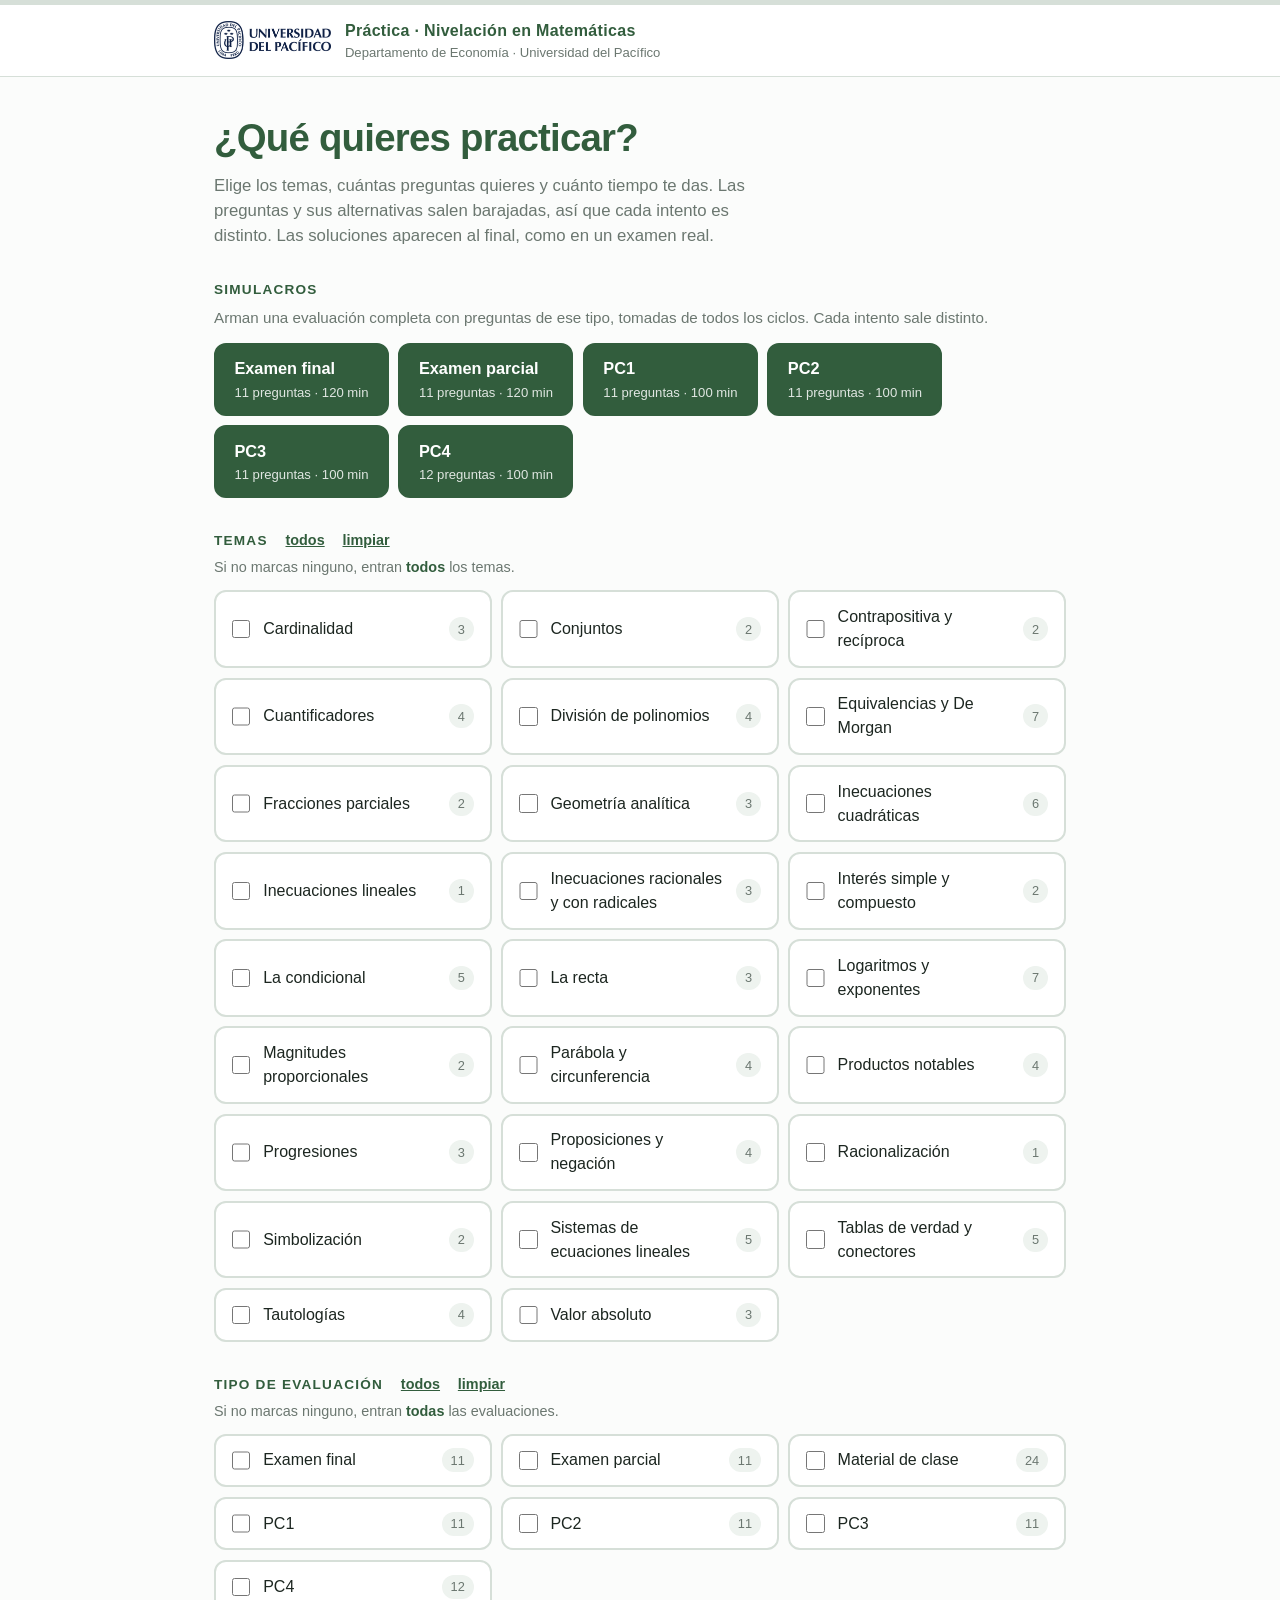
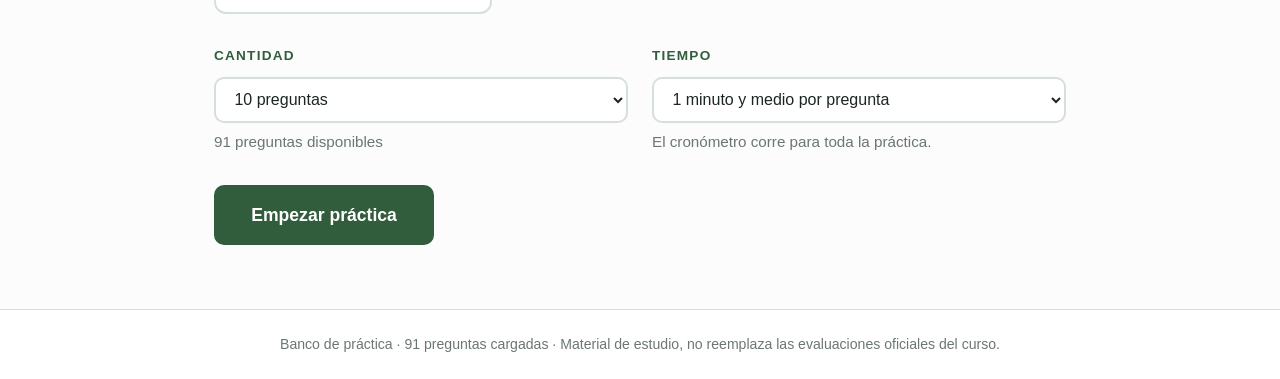
<file: index.html>
<!DOCTYPE html>
<html lang="es">
<head>
<meta charset="utf-8">
<meta name="viewport" content="width=device-width, initial-scale=1">
<title>Práctica · Nivelación en Matemáticas · Universidad del Pacífico</title>
<meta name="description" content="Banco de práctica con preguntas de exámenes pasados, por temas y con solución.">

<link rel="stylesheet" href="assets/estilos.css">

<!-- KaTeX renderiza las fórmulas escritas entre signos de dólar.
     Va incluido en la carpeta, así que el sitio funciona sin internet. -->
<link rel="stylesheet" href="assets/katex/katex.min.css">
<script defer src="assets/katex/katex.min.js"></script>
<script defer src="assets/katex/auto-render.min.js"></script>
</head>
<body>

<div class="cinta"><div id="progreso"></div></div>

<header class="principal">
  <div class="envoltura">
    <div class="titulo-sitio">
      <!-- El logo aparece solo si existe el archivo assets/logo-up.png.
           Si no está, esta línea se oculta sola y no se ve nada roto. -->
      <img class="logo" src="assets/logo-up.png" alt="Universidad del Pacífico"
           onerror="this.remove()">
      <div>Práctica · Nivelación en Matemáticas
        <small>Departamento de Economía · Universidad del Pacífico</small>
      </div>
    </div>
    <div class="estado oculto" id="estado">
      <span id="contador"></span>
      <span class="crono" id="crono">0:00</span>
    </div>
  </div>
</header>

<main>

  <!-- ============ 1. CONFIGURACIÓN ============ -->
  <section id="config" class="pantalla">
    <h1>¿Qué quieres practicar?</h1>
    <p class="bajada">
      Elige los temas, cuántas preguntas quieres y cuánto tiempo te das.
      Las preguntas y sus alternativas salen barajadas, así que cada intento es distinto.
      Las soluciones aparecen al final, como en un examen real.
    </p>

    <!-- Simulacros: arman una evaluación completa de un tipo, mezclando ciclos.
         Solo aparece si el banco tiene preguntas de evaluaciones reales. -->
    <div class="seccion oculto" id="bloque-simulacros">
      <span class="etiqueta-campo">Simulacros</span>
      <p class="cifra" style="text-align:left;margin:-.3rem 0 .8rem">
        Arman una evaluación completa con preguntas de ese tipo, tomadas de todos los ciclos.
        Cada intento sale distinto.
      </p>
      <div class="fichas" id="simulacros"></div>
    </div>

    <div class="seccion">
      <span class="etiqueta-campo">Temas
        <button class="enlace-mini" id="todos">todos</button>
        <button class="enlace-mini" id="ninguno">limpiar</button>
      </span>
      <p class="nota-filtro">Si no marcas ninguno, entran <b>todos</b> los temas.</p>
      <div class="temas" id="temas"></div>
    </div>

    <!-- Segundo filtro. Solo aparece si el banco tiene más de un tipo
         de evaluación (PC1, EP, EF, material de clase...). -->
    <div class="seccion oculto" id="bloque-examenes">
      <span class="etiqueta-campo">Tipo de evaluación
        <button class="enlace-mini" id="todos-ex">todos</button>
        <button class="enlace-mini" id="ninguno-ex">limpiar</button>
      </span>
      <p class="nota-filtro">Si no marcas ninguno, entran <b>todas</b> las evaluaciones.</p>
      <div class="temas" id="examenes"></div>
    </div>

    <div class="seccion">
      <p class="aviso oculto" id="aviso">
        No hay preguntas que sean de esos temas <b>y</b> de esas evaluaciones a la vez.
        Prueba desmarcando algo.
      </p>
    </div>

    <div class="seccion fila-campos">
      <div class="campo">
        <span class="etiqueta-campo">Cantidad</span>
        <select id="cantidad"></select>
        <p class="cifra" style="text-align:left;margin-top:.5rem" id="disponibles"></p>
      </div>
      <div class="campo">
        <span class="etiqueta-campo">Tiempo</span>
        <select id="tiempo">
          <option value="0">Sin límite</option>
          <option value="1">1 minuto por pregunta</option>
          <option value="1.5" selected>1 minuto y medio por pregunta</option>
          <option value="2">2 minutos por pregunta</option>
          <option value="3">3 minutos por pregunta</option>
        </select>
        <p class="cifra" style="text-align:left;margin-top:.5rem">El cronómetro corre para toda la práctica.</p>
      </div>
    </div>

    <button class="btn lleno grande" id="empezar">Empezar práctica</button>

    <!-- Aviso de recolección de datos. Solo aparece si está configurada
         la URL en assets/config.js. -->
    <p class="nota-datos oculto" id="aviso-datos"></p>
  </section>

  <!-- ============ 2. PRÁCTICA ============ -->
  <section id="practica" class="pantalla oculto">
    <div class="barra-practica">
      <div class="puntos" id="puntos"></div>
      <button class="enlace-salir" id="salir">← Salir sin terminar</button>
    </div>
    <div class="tarjeta-pregunta" id="tarjeta"></div>
    <div class="barra-nav">
      <div class="izq">
        <button class="btn" id="anterior">Anterior</button>
        <button class="btn" id="siguiente">Siguiente</button>
      </div>
      <button class="btn lleno" id="terminar">Terminar</button>
    </div>
  </section>

  <!-- ============ 3. RESULTADOS ============ -->
  <section id="resultados" class="pantalla oculto"></section>

</main>

<footer class="pie">
  <div class="envoltura">
    Banco de práctica · <span id="total-banco">0</span> preguntas cargadas ·
    Material de estudio, no reemplaza las evaluaciones oficiales del curso.
  </div>
</footer>

<!-- ============ BANCOS DE PREGUNTAS ============
     Para agregar un curso o capítulo nuevo: crea el archivo en la carpeta
     banco/ y añádelo aquí con una línea igual a la de abajo. -->
<script src="banco/logica.js"></script>
<script src="banco/2026-1.js"></script>

<script src="assets/config.js"></script>
<script src="assets/app.js"></script>
</body>
</html>
</file>
<file: assets/estilos.css>
/* Práctica Nive — hoja de estilos
   Los colores salen del tema de las diapositivas del curso (verde kugreen). */

:root{
  --verde:#325D3D;
  --verde-osc:#274B31;
  --verde-medio:#849E8B;
  --verde-claro:#D6DFD8;
  --verde-muy-claro:#EEF3EF;
  --rojo:#B3261E;
  --rojo-suave:#FBE9E7;
  --ambar:#C98A00;
  --ambar-suave:#FFF6E5;
  --ok:#1E7A3C;
  --ok-suave:#E6F4EA;
  --tinta:#1C2620;
  --gris:#6B7770;
  --papel:#FBFCFB;
  --sombra:0 1px 3px rgba(28,38,32,.07), 0 6px 18px rgba(28,38,32,.05);
}
*{box-sizing:border-box;margin:0;padding:0}
html{scroll-behavior:smooth}
body{
  font-family:"Segoe UI",-apple-system,BlinkMacSystemFont,Roboto,Helvetica,Arial,sans-serif;
  background:var(--papel); color:var(--tinta); line-height:1.5;
  -webkit-font-smoothing:antialiased;
}
.oculto{display:none !important}

/* ---------- Cabecera ---------- */
.cinta{height:5px;background:var(--verde-claro)}
.cinta div{height:100%;background:var(--verde);width:0;transition:width .3s ease}

header.principal{
  background:#fff; border-bottom:1px solid var(--verde-claro);
  padding:.85rem 0; position:sticky; top:0; z-index:20;
}
.envoltura{max-width:900px; margin:0 auto; padding:0 1.5rem}
header.principal .envoltura{display:flex; align-items:center; justify-content:space-between; gap:1rem; flex-wrap:wrap}
.titulo-sitio{font-size:1rem; font-weight:700; color:var(--verde); letter-spacing:.02em;
  display:flex; align-items:center; gap:.9rem}
.titulo-sitio small{display:block; font-weight:400; color:var(--gris); font-size:.82rem; letter-spacing:0}
.titulo-sitio .logo{height:38px; width:auto; flex:none}
@media (max-width:600px){ .titulo-sitio .logo{height:30px} }

.estado{display:flex; align-items:center; gap:1.1rem; font-size:.95rem; color:var(--gris)}
.crono{
  font-variant-numeric:tabular-nums; font-weight:700; font-size:1.15rem; color:var(--verde);
  background:var(--verde-muy-claro); border:1px solid var(--verde-claro);
  padding:.25rem .7rem; border-radius:8px; min-width:5.2rem; text-align:center;
}
.crono.alerta{color:#8A5A00; background:var(--ambar-suave); border-color:#F0DCB0}
.crono.critico{color:var(--rojo); background:var(--rojo-suave); border-color:#F3C9C4;
  animation:latido 1s ease-in-out infinite}
@keyframes latido{50%{transform:scale(1.05)}}

main{max-width:900px; margin:0 auto; padding:2rem 1.5rem 4rem}

/* ---------- Tipografía común ---------- */
h1{font-size:clamp(1.7rem,4vw,2.4rem); color:var(--verde); letter-spacing:-.02em; margin-bottom:.4rem}
h2{font-size:1.35rem; color:var(--verde); margin-bottom:.8rem}
.bajada{color:var(--gris); font-size:1.05rem; max-width:60ch; margin-bottom:2rem}
.seccion{margin-bottom:2rem}
.etiqueta-campo{
  display:block; font-size:.85rem; letter-spacing:.09em; text-transform:uppercase;
  color:var(--verde); font-weight:700; margin-bottom:.7rem;
}

/* ---------- Configuración ---------- */
.temas{display:grid; grid-template-columns:repeat(auto-fill,minmax(260px,1fr)); gap:.6rem}
.tema{
  display:flex; align-items:center; gap:.8rem; cursor:pointer; user-select:none;
  border:2px solid var(--verde-claro); background:#fff; border-radius:12px;
  padding:.8rem 1rem; transition:all .15s ease;
}
.tema:hover{border-color:var(--verde-medio)}
.tema input{width:1.15rem; height:1.15rem; accent-color:var(--verde); cursor:pointer; flex:none}
.tema .nombre{flex:1; font-size:1rem}
.tema .cuenta{
  flex:none; font-size:.8rem; color:var(--gris); background:var(--verde-muy-claro);
  border-radius:999px; padding:.15rem .55rem; font-variant-numeric:tabular-nums;
}
.tema.activo{border-color:var(--verde); background:var(--verde-muy-claro)}
.tema.activo .cuenta{background:#fff}
.tema.vacio{opacity:.45}
.tema.vacio .cuenta{background:#F1F3F1; color:#9AA69E}

.nota-filtro{
  color:var(--gris); font-size:.9rem; line-height:1.4;
  margin:-.35rem 0 .8rem; text-align:left;
}
.nota-filtro b{color:var(--verde); font-weight:600}
.fichas{display:flex; flex-wrap:wrap; gap:.6rem}
.ficha{
  display:flex; flex-direction:column; align-items:flex-start; gap:.15rem;
  border:2px solid var(--verde); background:var(--verde); color:#fff;
  border-radius:12px; padding:.7rem 1.15rem; text-align:left;
}
.ficha b{font-size:1.02rem; font-weight:650}
.ficha span{font-size:.82rem; opacity:.85; font-weight:400}
.ficha:hover{background:var(--verde-osc); border-color:var(--verde-osc)}

.enlace-mini{
  background:none; border:none; color:var(--verde); font:inherit; font-size:.9rem;
  text-decoration:underline; cursor:pointer; padding:0; margin-left:.8rem;
}
.fila-campos{display:flex; gap:1.5rem; flex-wrap:wrap}
.campo{flex:1 1 220px}
select{
  width:100%; font:inherit; font-size:1rem; padding:.7rem .9rem; border-radius:10px;
  border:2px solid var(--verde-claro); background:#fff; color:var(--tinta); cursor:pointer;
}
select:focus{outline:none; border-color:var(--verde)}

/* ---------- Botones ---------- */
button{font:inherit; cursor:pointer; border-radius:10px; transition:all .15s ease}
.btn{
  font-size:1rem; font-weight:600; padding:.75rem 1.5rem;
  border:2px solid var(--verde); background:#fff; color:var(--verde);
}
.btn:hover:not(:disabled){background:var(--verde-muy-claro)}
.btn.lleno{background:var(--verde); color:#fff}
.btn.lleno:hover:not(:disabled){background:var(--verde-osc)}
.btn.grande{font-size:1.1rem; padding:.9rem 2.2rem}
.btn:disabled{opacity:.35; cursor:default}
.aviso{color:var(--rojo); font-size:.95rem; margin-top:.8rem}
.nota-datos{
  margin-top:1.6rem; padding:.9rem 1.2rem; border-radius:10px;
  background:var(--verde-muy-claro); border:1px solid var(--verde-claro);
  color:var(--gris); font-size:.92rem; line-height:1.5; max-width:62ch;
}
.nota-datos b{color:var(--verde)}

/* ---------- Práctica ---------- */
.barra-practica{
  display:flex; align-items:flex-start; justify-content:space-between;
  gap:1rem; flex-wrap:wrap; margin-bottom:1.5rem;
}
.enlace-salir{
  flex:none; background:none; border:none; color:var(--gris); font:inherit;
  font-size:.92rem; cursor:pointer; padding:.35rem .2rem; text-decoration:underline;
}
.enlace-salir:hover{color:var(--verde)}
.puntos{display:flex; flex-wrap:wrap; gap:.4rem}
.punto{
  width:2.1rem; height:2.1rem; border-radius:8px; border:2px solid var(--verde-claro);
  background:#fff; color:var(--gris); font-size:.9rem; font-weight:600;
}
.punto:hover{border-color:var(--verde-medio)}
.punto.respondida{background:var(--verde-muy-claro); border-color:var(--verde-medio); color:var(--verde)}
.punto.actual{border-color:var(--verde); background:var(--verde); color:#fff}

.tarjeta-pregunta{
  background:#fff; border:1px solid var(--verde-claro); border-radius:16px;
  padding:1.8rem; box-shadow:var(--sombra); margin-bottom:1.5rem;
}
.meta-pregunta{
  display:flex; gap:.6rem; align-items:center; flex-wrap:wrap; margin-bottom:1rem;
  font-size:.8rem; letter-spacing:.08em; text-transform:uppercase; font-weight:600;
}
.chip{background:var(--verde-muy-claro); color:var(--verde); border:1px solid var(--verde-claro);
  border-radius:999px; padding:.25rem .75rem}
.chip.fuente{background:#fff; color:var(--gris); border-color:var(--verde-claro)}
.enunciado{font-size:clamp(1.1rem,2vw,1.3rem); line-height:1.5; margin-bottom:1.4rem}

ul.opciones{list-style:none; display:grid; gap:.6rem}
li.opcion{
  display:flex; align-items:center; gap:.9rem; cursor:pointer;
  border:2px solid var(--verde-claro); background:#fff; border-radius:12px;
  padding:.85rem 1.1rem; font-size:1.05rem; transition:all .15s ease;
}
li.opcion:hover{border-color:var(--verde-medio)}
li.opcion .letra{
  flex:none; width:2rem; height:2rem; border-radius:50%; background:var(--verde-muy-claro);
  color:var(--verde); font-weight:700; font-size:.9rem; border:1px solid var(--verde-claro);
  display:flex; align-items:center; justify-content:center;
}
li.opcion.elegida{border-color:var(--verde); background:var(--verde-muy-claro)}
li.opcion.elegida .letra{background:var(--verde); color:#fff; border-color:var(--verde)}

.barra-nav{display:flex; align-items:center; justify-content:space-between; gap:.8rem; flex-wrap:wrap}
.barra-nav .izq{display:flex; gap:.6rem}

/* ---------- Resultados ---------- */
.cabecera-resultado{display:flex; align-items:center; gap:1.8rem; flex-wrap:wrap; margin-bottom:2rem}
.medalla{
  flex:none; width:9rem; height:9rem; border-radius:50%; border:9px solid var(--verde);
  background:var(--verde-muy-claro); display:flex; flex-direction:column;
  align-items:center; justify-content:center;
}
.medalla b{font-size:2.4rem; line-height:1; color:var(--verde); font-variant-numeric:tabular-nums}
.medalla span{font-size:.68rem; color:var(--gris); letter-spacing:.03em; margin-top:.35rem; white-space:nowrap}
.medalla.floja{border-color:var(--ambar); background:var(--ambar-suave)}
.medalla.floja b{color:#8A5A00}

.desglose{display:grid; gap:.7rem; margin-bottom:2.2rem}
.linea-tema{display:grid; grid-template-columns:1fr 7rem 3.5rem; gap:.9rem; align-items:center; font-size:1rem}
.pista{height:.6rem; background:var(--verde-claro); border-radius:999px; overflow:hidden}
.pista div{height:100%; background:var(--verde); border-radius:999px; transition:width .5s ease}
.pista div.floja{background:var(--ambar)}
.pista div.mala{background:var(--rojo)}
.cifra{text-align:right; font-variant-numeric:tabular-nums; color:var(--gris); font-size:.95rem}

.revision{display:grid; gap:1rem}
.item{border:1px solid var(--verde-claro); border-left-width:6px; border-radius:0 14px 14px 0;
  background:#fff; padding:1.3rem 1.5rem; box-shadow:var(--sombra)}
.item.bien{border-left-color:var(--ok)}
.item.mal{border-left-color:var(--rojo)}
.item.vacia{border-left-color:var(--verde-medio)}
.item .cabeza{display:flex; align-items:center; gap:.7rem; margin-bottom:.7rem; flex-wrap:wrap}
.veredicto{font-weight:700; font-size:.85rem; letter-spacing:.06em; text-transform:uppercase;
  border-radius:999px; padding:.2rem .7rem}
.veredicto.bien{color:var(--ok); background:var(--ok-suave)}
.veredicto.mal{color:var(--rojo); background:var(--rojo-suave)}
.veredicto.vacia{color:var(--gris); background:var(--verde-muy-claro)}
.item .enun{font-size:1.05rem; margin-bottom:.9rem; font-weight:500}
.respuestas-item{display:grid; gap:.35rem; margin-bottom:.9rem; font-size:1rem}
.respuestas-item div{padding:.4rem .8rem; border-radius:8px}
.tuya-mal{background:var(--rojo-suave); color:#7A1810}
.la-buena{background:var(--ok-suave); color:#14532B}
.sin-marcar{background:var(--verde-muy-claro); color:var(--gris)}
.solucion{border-left:4px solid var(--verde); background:var(--verde-muy-claro);
  border-radius:0 10px 10px 0; padding:.9rem 1.1rem; font-size:1rem; line-height:1.6}
.solucion b{color:var(--verde)}

footer.pie{
  border-top:1px solid var(--verde-claro); background:#fff; padding:1.5rem 0;
  color:var(--gris); font-size:.88rem; text-align:center;
}

@media (max-width:600px){
  .linea-tema{grid-template-columns:1fr 4.5rem 3rem; font-size:.92rem}
  .medalla{width:7rem;height:7rem;border-width:7px}
  .medalla b{font-size:1.9rem}
  .tarjeta-pregunta{padding:1.2rem}
}
</file>
